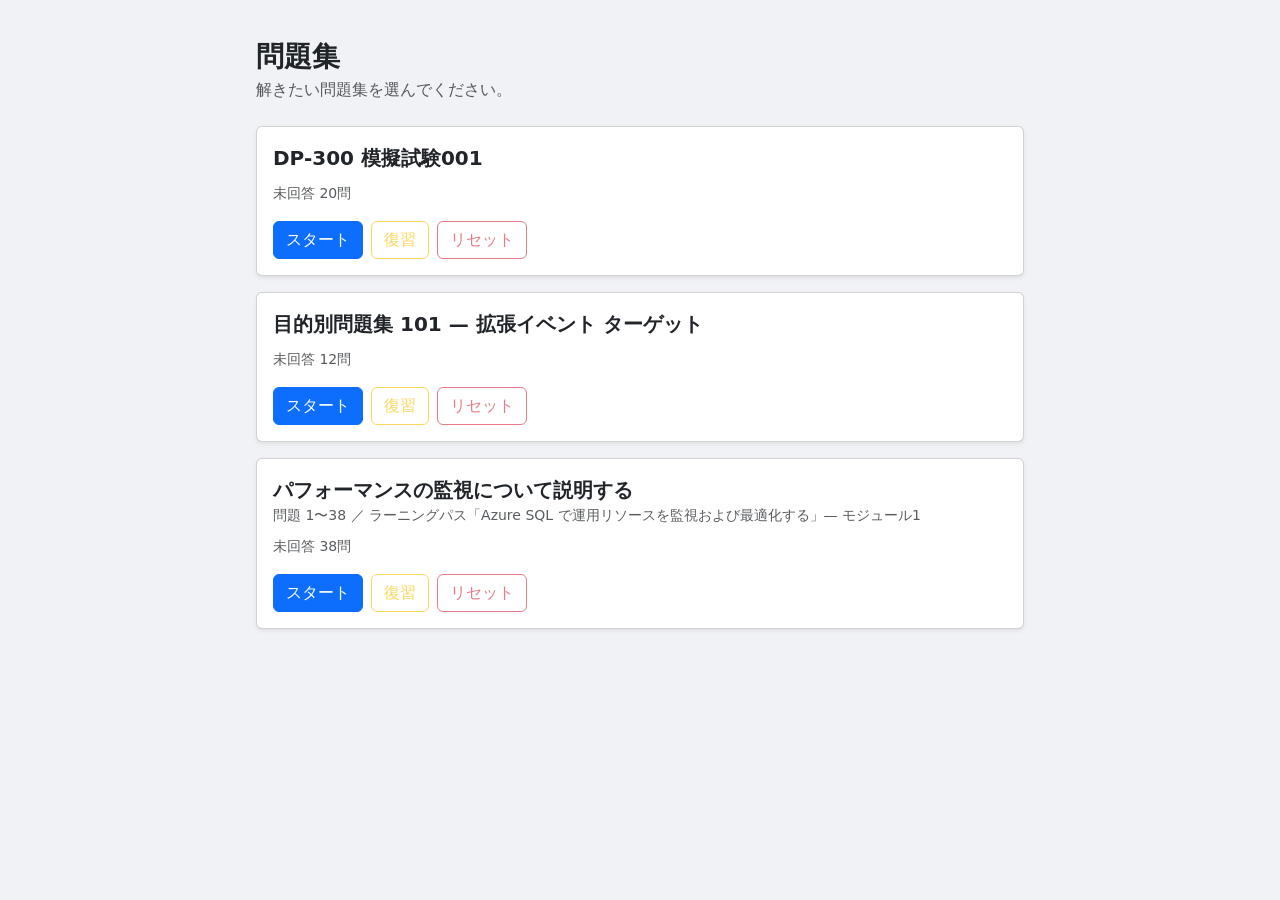
<file: index.html>
<!DOCTYPE html>
<html lang="ja">
<head>
  <meta charset="UTF-8">
  <meta name="viewport" content="width=device-width, initial-scale=1.0">
  <title>問題集</title>
  <link rel="stylesheet" href="https://cdn.jsdelivr.net/npm/bootstrap@5.3.3/dist/css/bootstrap.min.css">
  <link rel="stylesheet" href="style.css">
</head>
<body>
  <div class="page-container">

    <div class="mb-4">
      <h1 class="h3 fw-bold mb-1">問題集</h1>
      <p class="text-muted mb-0">解きたい問題集を選んでください。</p>
    </div>

    <div id="quiz-list">
      <!-- app.js が動的に生成 -->
    </div>

  </div>

  <script src="https://cdn.jsdelivr.net/npm/bootstrap@5.3.3/dist/js/bootstrap.bundle.min.js"></script>
  <script src="https://code.jquery.com/jquery-3.7.1.min.js"></script>
  <script src="app.js"></script>
  <script>
    $(function () {
      const $list = $('#quiz-list');

      function loadCard(quiz) {
        fetch(quiz.file)
          .then(function (r) { return r.json(); })
          .then(function (data) {
            const questions = data.questions.filter(function (q) { return !q.skip; });
            renderCard(quiz, questions);
          })
          .catch(function () {
            renderCard(quiz, null);
          });
      }

      function renderCard(quiz, questions) {
        // 既存カードを削除（リセット後の再描画で使用）
        $list.find('[data-quiz-id="' + quiz.id + '"]').remove();

        const summary = questions ? calcSummary(quiz.id, questions) : null;
        const $card = $(buildCard(quiz, summary));

        if (!questions) {
          $card.find('.btn-start').prop('disabled', true).text('準備中');
        } else {
          $card.find('.btn-start').on('click', function () {
            location.href = 'quiz.html?set=' + encodeURIComponent(quiz.id);
          });
        }

        const hasIncorrect = summary && summary.incorrect > 0;
        const hasAnswered = summary && (summary.correct + summary.incorrect) > 0;

        $card.find('.btn-review')
          .prop('disabled', !hasIncorrect)
          .on('click', function () {
            location.href = 'quiz.html?set=' + encodeURIComponent(quiz.id) + '&mode=review';
          });

        $card.find('.btn-reset')
          .prop('disabled', !hasAnswered)
          .on('click', function () {
            if (confirm('「' + quiz.title + '」の進捗をリセットしますか？\nこの操作は元に戻せません。')) {
              resetProgress(quiz.id);
              loadCard(quiz);
            }
          });

        $list.append($card);
      }

      QUIZ_LIST.forEach(function (quiz) {
        loadCard(quiz);
      });

      function buildCard(quiz, summary) {
        let progressHtml = '';
        if (summary === null) {
          progressHtml = '<span class="text-muted small">データなし</span>';
        } else if (summary.correct === 0 && summary.incorrect === 0) {
          progressHtml = '<span class="text-muted small">未回答 ' + summary.total + '問</span>';
        } else {
          progressHtml =
            '<span class="badge bg-success me-1">✅ ' + summary.correct + '問</span>' +
            '<span class="badge bg-danger me-1">❌ ' + summary.incorrect + '問</span>' +
            '<span class="badge bg-secondary">─ ' + summary.unanswered + '問未回答</span>';
        }

        const titleHtml = $('<span>').text(quiz.title).html();
        const rangeHtml = quiz.range ? $('<span>').text(quiz.range).html() : '';

        return '<div class="card shadow-sm mb-3 quiz-card" data-quiz-id="' + $('<span>').text(quiz.id).html() + '">' +
          '<div class="card-body">' +
            '<div class="d-flex justify-content-between align-items-start flex-wrap gap-2 mb-2">' +
              '<div>' +
                '<div class="fw-bold fs-5">' + titleHtml + '</div>' +
                (rangeHtml ? '<div class="text-muted small">' + rangeHtml + '</div>' : '') +
              '</div>' +
            '</div>' +
            '<div class="progress-summary mb-3">' + progressHtml + '</div>' +
            '<div class="d-flex gap-2 flex-wrap">' +
              '<button class="btn btn-primary btn-start">スタート</button>' +
              '<button class="btn btn-outline-warning btn-review">復習</button>' +
              '<button class="btn btn-outline-danger btn-reset">リセット</button>' +
            '</div>' +
          '</div>' +
        '</div>';
      }
    });
  </script>
</body>
</html>
</file>
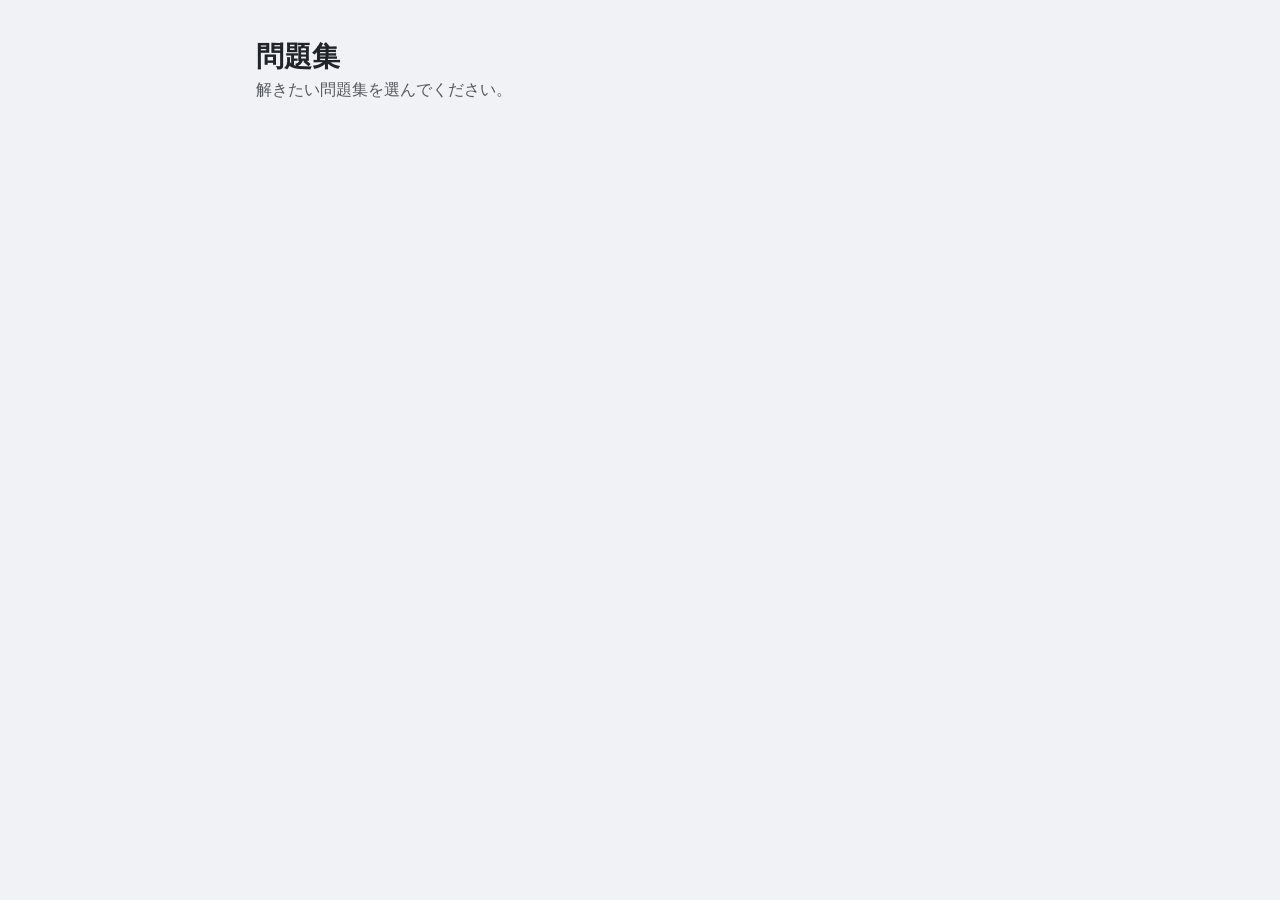
<file: result.html>
<!DOCTYPE html>
<html lang="ja">
<head>
  <meta charset="UTF-8">
  <meta name="viewport" content="width=device-width, initial-scale=1.0">
  <title>結果 - 問題集</title>
  <link rel="stylesheet" href="https://cdn.jsdelivr.net/npm/bootstrap@5.3.3/dist/css/bootstrap.min.css">
  <link rel="stylesheet" href="style.css">
</head>
<body>
  <div class="page-container">

    <div class="card shadow-sm mb-4">
      <div class="card-body text-center py-4">
        <div class="text-muted mb-1" id="quiz-title"></div>
        <div class="score-display mb-1">
          <span id="score-correct"></span>
          <span class="fs-4 text-muted"> / </span>
          <span id="score-total"></span>
          <span class="fs-4 text-muted"> 問正解</span>
        </div>
        <div class="fs-5 text-muted">正答率：<span id="score-rate"></span>%</div>
      </div>
    </div>

    <!-- 正誤一覧 -->
    <div class="card shadow-sm mb-4">
      <div class="card-header fw-bold">問題ごとの結果</div>
      <div class="card-body p-0">
        <table class="table table-sm mb-0">
          <thead class="table-light">
            <tr>
              <th>問題番号</th>
              <th>結果</th>
              <th>選択</th>
              <th>正解</th>
            </tr>
          </thead>
          <tbody id="result-list"></tbody>
        </table>
      </div>
    </div>

    <div class="text-center">
      <a href="index.html" class="btn btn-primary">問題集の選択に戻る</a>
    </div>

  </div>

  <script src="https://cdn.jsdelivr.net/npm/bootstrap@5.3.3/dist/js/bootstrap.bundle.min.js"></script>
  <script src="https://code.jquery.com/jquery-3.7.1.min.js"></script>
  <script src="app.js"></script>
  <script>
    $(function () {
      const quizId = getParam('set');
      if (!quizId) { location.href = 'index.html'; return; }

      const meta = QUIZ_LIST.find(function (q) { return q.id === quizId; });
      if (!meta) { location.href = 'index.html'; return; }

      $('#quiz-title').text(meta.title);

      fetch(meta.file)
        .then(function (r) { return r.json(); })
        .then(function (data) {
          const questions = data.questions;
          const progress = loadProgress(quizId);
          const summary = calcSummary(quizId, questions);

          $('#score-correct').text(summary.correct);
          $('#score-total').text(summary.total);
          $('#score-rate').text(
            summary.total > 0 ? Math.round(summary.correct / summary.total * 100) : 0
          );

          const $tbody = $('#result-list');
          questions.forEach(function (q) {
            const rec = progress[String(q.id)];
            const answered = rec && rec.answered;
            const correct = answered && rec.correct;
            const selected = answered ? (Array.isArray(rec.selected) ? rec.selected.join('・') : rec.selected) : '―';
            const answer = Array.isArray(q.answer) ? q.answer.join('・') : q.answer;

            $tbody.append(
              '<tr class="' + (answered ? (correct ? 'table-success' : 'table-danger') : '') + '">' +
              '<td>問題 ' + q.id + '</td>' +
              '<td>' + (answered ? (correct ? '✅ 正解' : '❌ 不正解') : '─ 未回答') + '</td>' +
              '<td>' + $('<span>').text(selected).html() + '</td>' +
              '<td>' + $('<span>').text(answer).html() + '</td>' +
              '</tr>'
            );
          });
        })
        .catch(function () {
          alert('データの読み込みに失敗しました。');
          location.href = 'index.html';
        });
    });
  </script>
</body>
</html>
</file>
<file: style.css>
/* ── レイアウト ── */
body {
  background-color: #f0f2f5;
}

.page-container {
  max-width: 800px;
  margin: 40px auto;
  padding: 0 16px;
}

/* ── 問題集選択画面 ── */
.quiz-card {
  transition: box-shadow 0.15s;
}
.quiz-card:hover {
  box-shadow: 0 4px 16px rgba(0, 0, 0, 0.12) !important;
}

.progress-summary .badge {
  font-size: 0.8rem;
}

/* ── 問題画面 ── */
.choice-btn {
  text-align: left;
  white-space: normal;
  line-height: 1.5;
}

.question-text {
  font-size: 1.1rem;
  line-height: 1.8;
  white-space: pre-wrap;
}

/* 問題番号ナビ */
.question-nav-grid {
  display: flex;
  flex-wrap: wrap;
  gap: 6px;
}

.q-nav-btn {
  width: 36px;
  height: 36px;
  padding: 0;
  font-size: 0.75rem;
  border-radius: 6px;
}

.q-nav-btn.current {
  outline: 2px solid #0d6efd;
  outline-offset: 2px;
}

/* 解説テーブル */
.explanation-table th,
.explanation-table td {
  vertical-align: middle;
}

/* 廃止バッジ */
.deprecated-badge {
  font-size: 0.8rem;
}

/* ── マッチング問題 ── */
.matching-columns {
  display: flex;
  gap: 16px;
  align-items: flex-start;
}

.matching-col {
  flex: 1;
  display: flex;
  flex-direction: column;
  gap: 8px;
}

.matching-left-row {
  display: flex;
  flex-direction: column;
  align-items: flex-start;
  gap: 4px;
}

.matching-left-row .choice-btn {
  width: 100%;
  white-space: normal;
  word-break: break-word;
}

.matching-badge-wrap {
  display: flex;
  flex-direction: column;
  gap: 2px;
  width: 100%;
  word-break: break-word;
}

.matching-correct-hint {
  font-size: 0.75rem;
  color: #dc3545;
}

@media (max-width: 767px) {
  .matching-columns {
    flex-direction: column;
  }
}

/* ── 結果画面 ── */
.score-display {
  font-size: 2.5rem;
  font-weight: bold;
}

.result-row.correct td:first-child::before {
  content: '✅ ';
}

.result-row.incorrect td:first-child::before {
  content: '❌ ';
}
</file>
